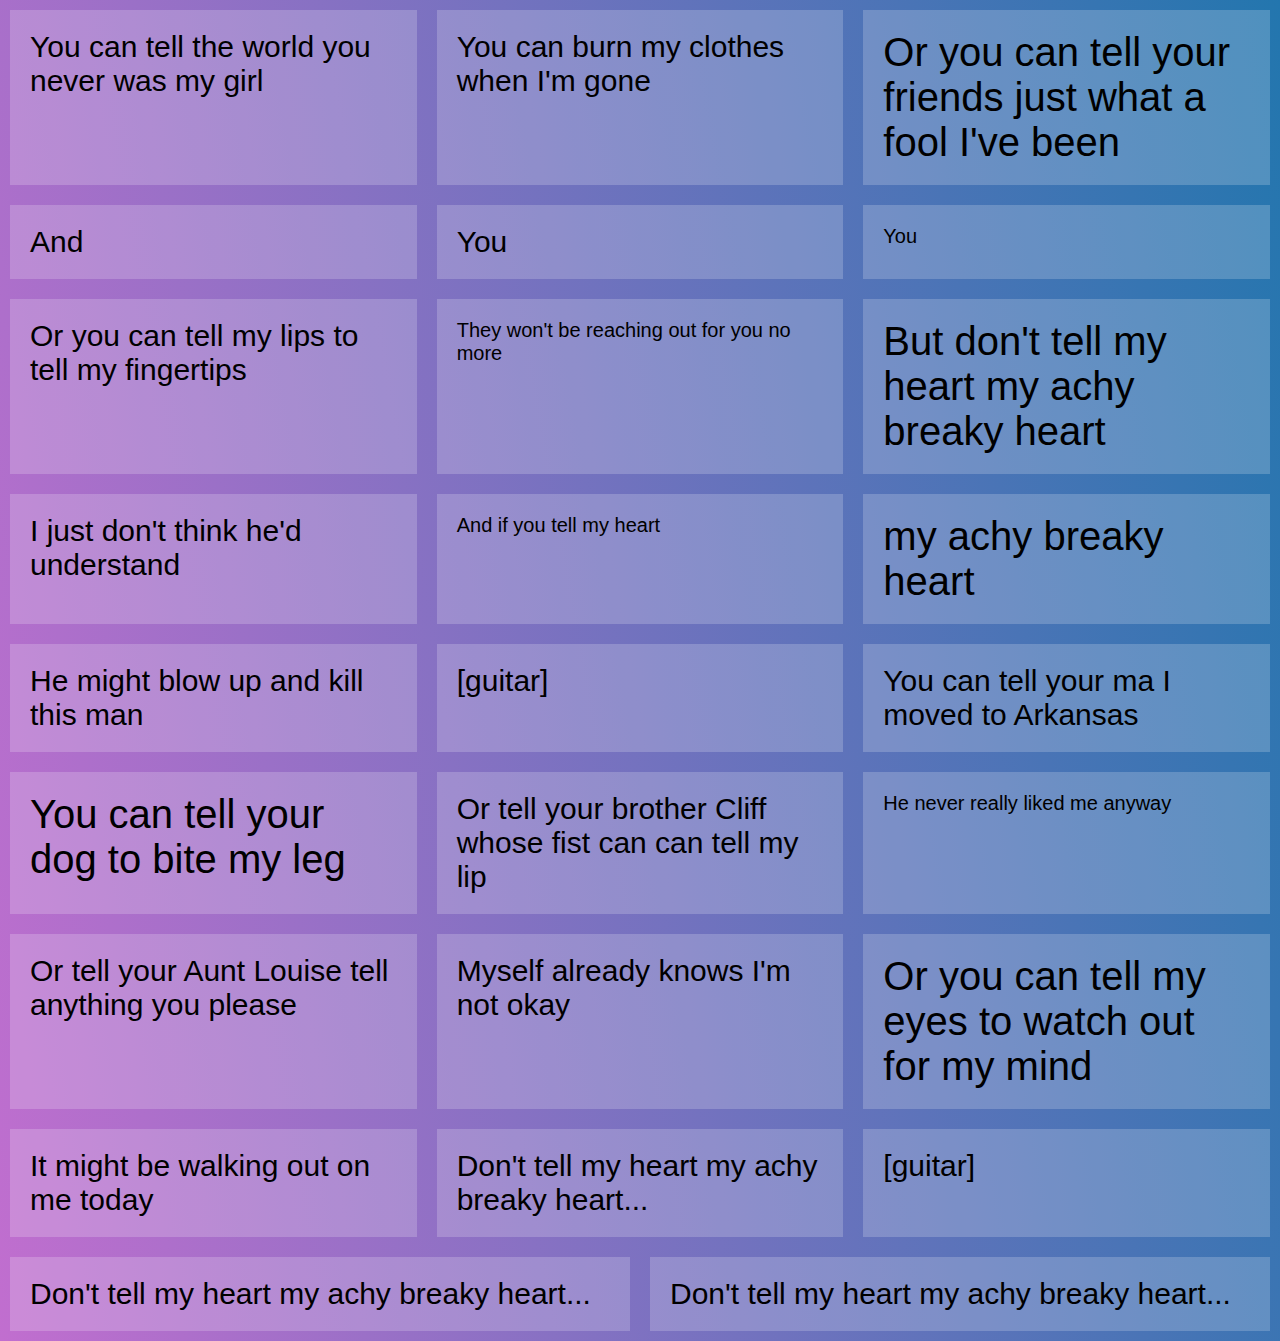
<file: equal-height-elements/index.html>
<!DOCTYPE html>
<html lang="en">
  <head>
    <meta charset="UTF-8" />
    <meta http-equiv="X-UA-Compatible" content="IE=edge" />
    <meta name="viewport" content="width=device-width, initial-scale=1.0" />
    <title>Equal Height Columns</title>
    <link
      rel="stylesheet"
      href="https://maxcdn.bootstrapcdn.com/font-awesome/4.3.0/css/font-awesome.min.css"
    />
    <link rel="stylesheet" href="style.css" />
  </head>
  <body>
    <div class="elements">
      <div class="item">You can tell the world you never was my girl</div>
      <div class="item">You can burn my clothes when I'm gone</div>
      <div class="item large">
        Or you can tell your friends just what a fool I've been
      </div>
      <div class="item">And</div>

      <div class="item">You</div>
      <div class="item small">You</div>
      <div class="item">Or you can tell my lips to tell my fingertips</div>
      <div class="item small">They won't be reaching out for you no more</div>

      <div class="item large">But don't tell my heart my achy breaky heart</div>
      <div class="item">I just don't think he'd understand</div>
      <div class="item small">And if you tell my heart</div>
      <div class="item large">my achy breaky heart</div>
      <div class="item">He might blow up and kill this man</div>

      <div class="item">[guitar]</div>

      <div class="item">You can tell your ma I moved to Arkansas</div>
      <div class="item large">You can tell your dog to bite my leg</div>
      <div class="item">
        Or tell your brother Cliff whose fist can can tell my lip
      </div>
      <div class="item small">He never really liked me anyway</div>

      <div class="item">Or tell your Aunt Louise tell anything you please</div>
      <div class="item">Myself already knows I'm not okay</div>
      <div class="item large">
        Or you can tell my eyes to watch out for my mind
      </div>
      <div class="item">It might be walking out on me today</div>

      <div class="item">Don't tell my heart my achy breaky heart...</div>

      <div class="item">[guitar]</div>

      <div class="item">Don't tell my heart my achy breaky heart...</div>
      <div class="item">Don't tell my heart my achy breaky heart...</div>
    </div>
  </body>
</html>
</file>
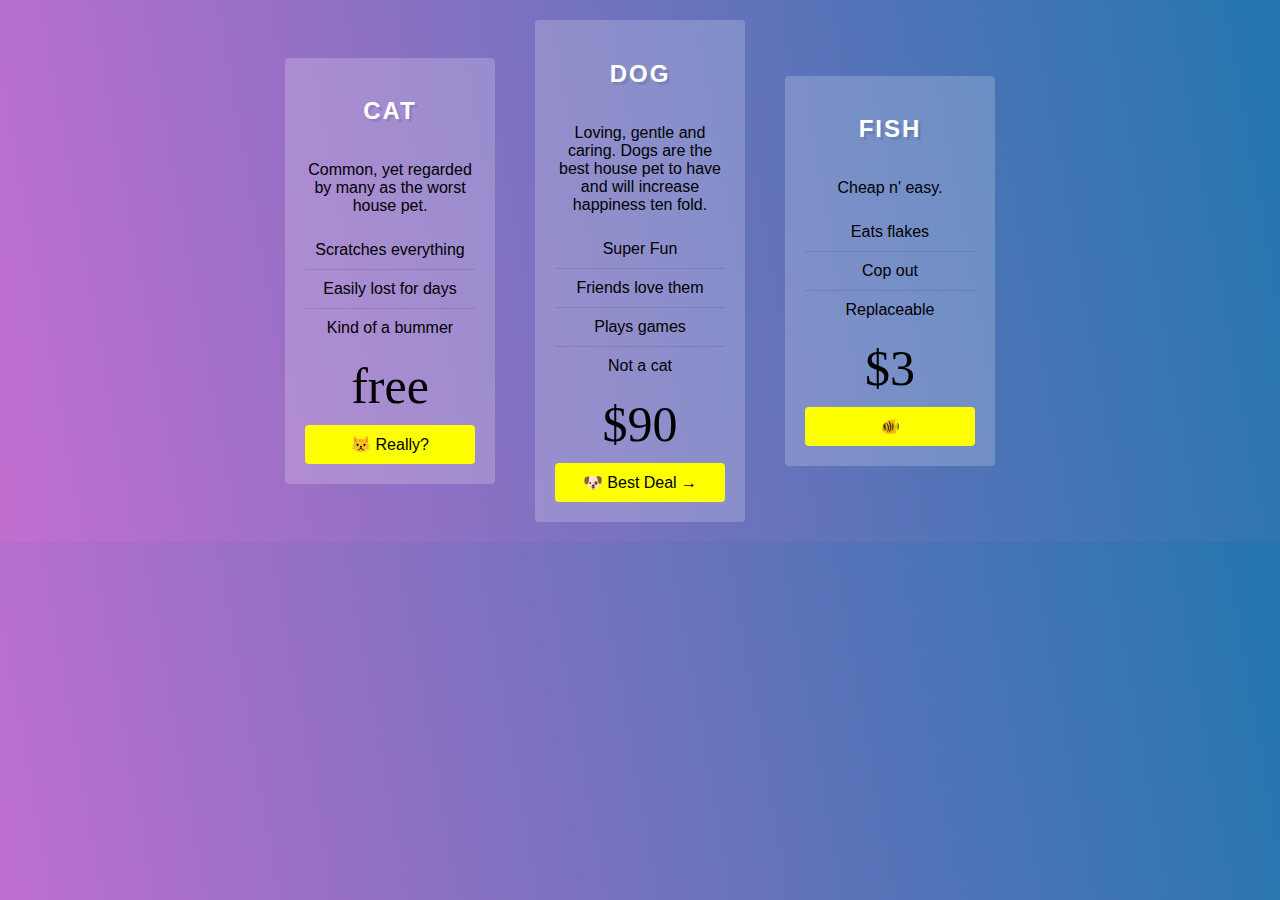
<file: pricing-grid/index.html>
<!DOCTYPE html>
<html lang="en">
  <head>
    <meta charset="UTF-8" />
    <meta http-equiv="X-UA-Compatible" content="IE=edge" />
    <meta name="viewport" content="width=device-width, initial-scale=1.0" />
    <title>Pricing Grid</title>
    <link
      rel="stylesheet"
      href="https://maxcdn.bootstrapcdn.com/font-awesome/4.3.0/css/font-awesome.min.css"
    />
    <link rel="stylesheet" href="style.css" />
  </head>
  <body>
    <!-- Flex Container -->
    <div class="pricing-grid">
      <div class="plan plan1">
        <h2>Cat</h2>
        <p>Common, yet regarded by many as the worst house pet.</p>
        <ul class="features">
          <li>Scratches everything</li>
          <li>Easily lost for days</li>
          <li>Kind of a bummer</li>
        </ul>

        <p class="price">free</p>

        <a href="#" class="cta">😾 Really?</a>
      </div>
      <div class="plan plan2">
        <h2>Dog</h2>
        <p>
          Loving, gentle and caring. Dogs are the best house pet to have and
          will increase happiness ten fold.
        </p>
        <ul class="features">
          <li>Super Fun</li>
          <li>Friends love them</li>
          <li>Plays games</li>
          <li>Not a cat</li>
        </ul>

        <p class="price">$90</p>

        <a href="#" class="cta">🐶 Best Deal →</a>
      </div>
      <div class="plan plan3">
        <h2>Fish</h2>
        <p>Cheap n' easy.</p>
        <ul class="features">
          <li>Eats flakes</li>
          <li>Cop out</li>
          <li>Replaceable</li>
        </ul>

        <p class="price">$3</p>

        <a href="#" class="cta">🐠</a>
      </div>
    </div>
  </body>
</html>
</file>
<file: equal-height-elements/style.css>
/* Some CSS Setup - nothing to do with flexbox */
html {
  box-sizing: border-box;
}

*,
*:before,
*:after {
  box-sizing: inherit;
}

body {
  font-family: sans-serif;
  margin: 0;
  background-image: linear-gradient(260deg, #2376ae 0%, #c16ecf 100%);
}

a {
  color: white;
}

.item.large {
  font-size: 40px;
}

.item.small {
  font-size: 20px;
}

.item {
  background: rgba(255, 255, 255, 0.2);
  margin: 10px;
  padding: 20px;
  font-size: 30px;
}

/* Flexbox Starts Here: */
.elements {
  display: flex;
  flex-wrap: wrap;
}

.item {
  flex: 1 1 calc(33.33% - 20px);
}
</file>
<file: pricing-grid/style.css>
/* Some CSS Setup - nothing to do with flexbox */
html {
  box-sizing: border-box;
}

*,
*:before,
*:after {
  box-sizing: inherit;
}

body {
  font-family: sans-serif;
  margin: 0;
  background-image: linear-gradient(260deg, #2376ae 0%, #c16ecf 100%);
}

a {
  color: white;
}

.plan ul {
  margin: 0;
  padding: 0;
  list-style: none;
}

.plan ul li {
  border-bottom: 1px solid rgba(0, 0, 0, 0.1);
  padding: 10px;
}

.plan ul li:last-child {
  border-bottom: 0;
}

.plan a {
  text-decoration: none;
  background: #feff00;
  padding: 10px;
  color: black;
  border-radius: 4px;
}

.plan h2 {
  text-transform: uppercase;
  color: white;
  letter-spacing: 2px;
  text-shadow: 3px 3px 0 rgba(0, 0, 0, 0.1);
}

.price {
  font-size: 50px;
  font-family: serif;
  margin: 10px 0;
}

/*  Flex Container */
.pricing-grid {
  max-width: 750px;
  margin: 0 auto;
  display: flex;
  align-items: center;
}

.plan {
  background: rgba(255, 255, 255, 0.2);
  margin: 20px;
  padding: 20px;
  border-radius: 4px;
  text-align: center;
  flex: 1;
  display: flex;
  flex-wrap: wrap;
}

.plan > * {
  flex: 1 1 100%;
}

.plan .cta {
  align-self: flex-end;
}
</file>
